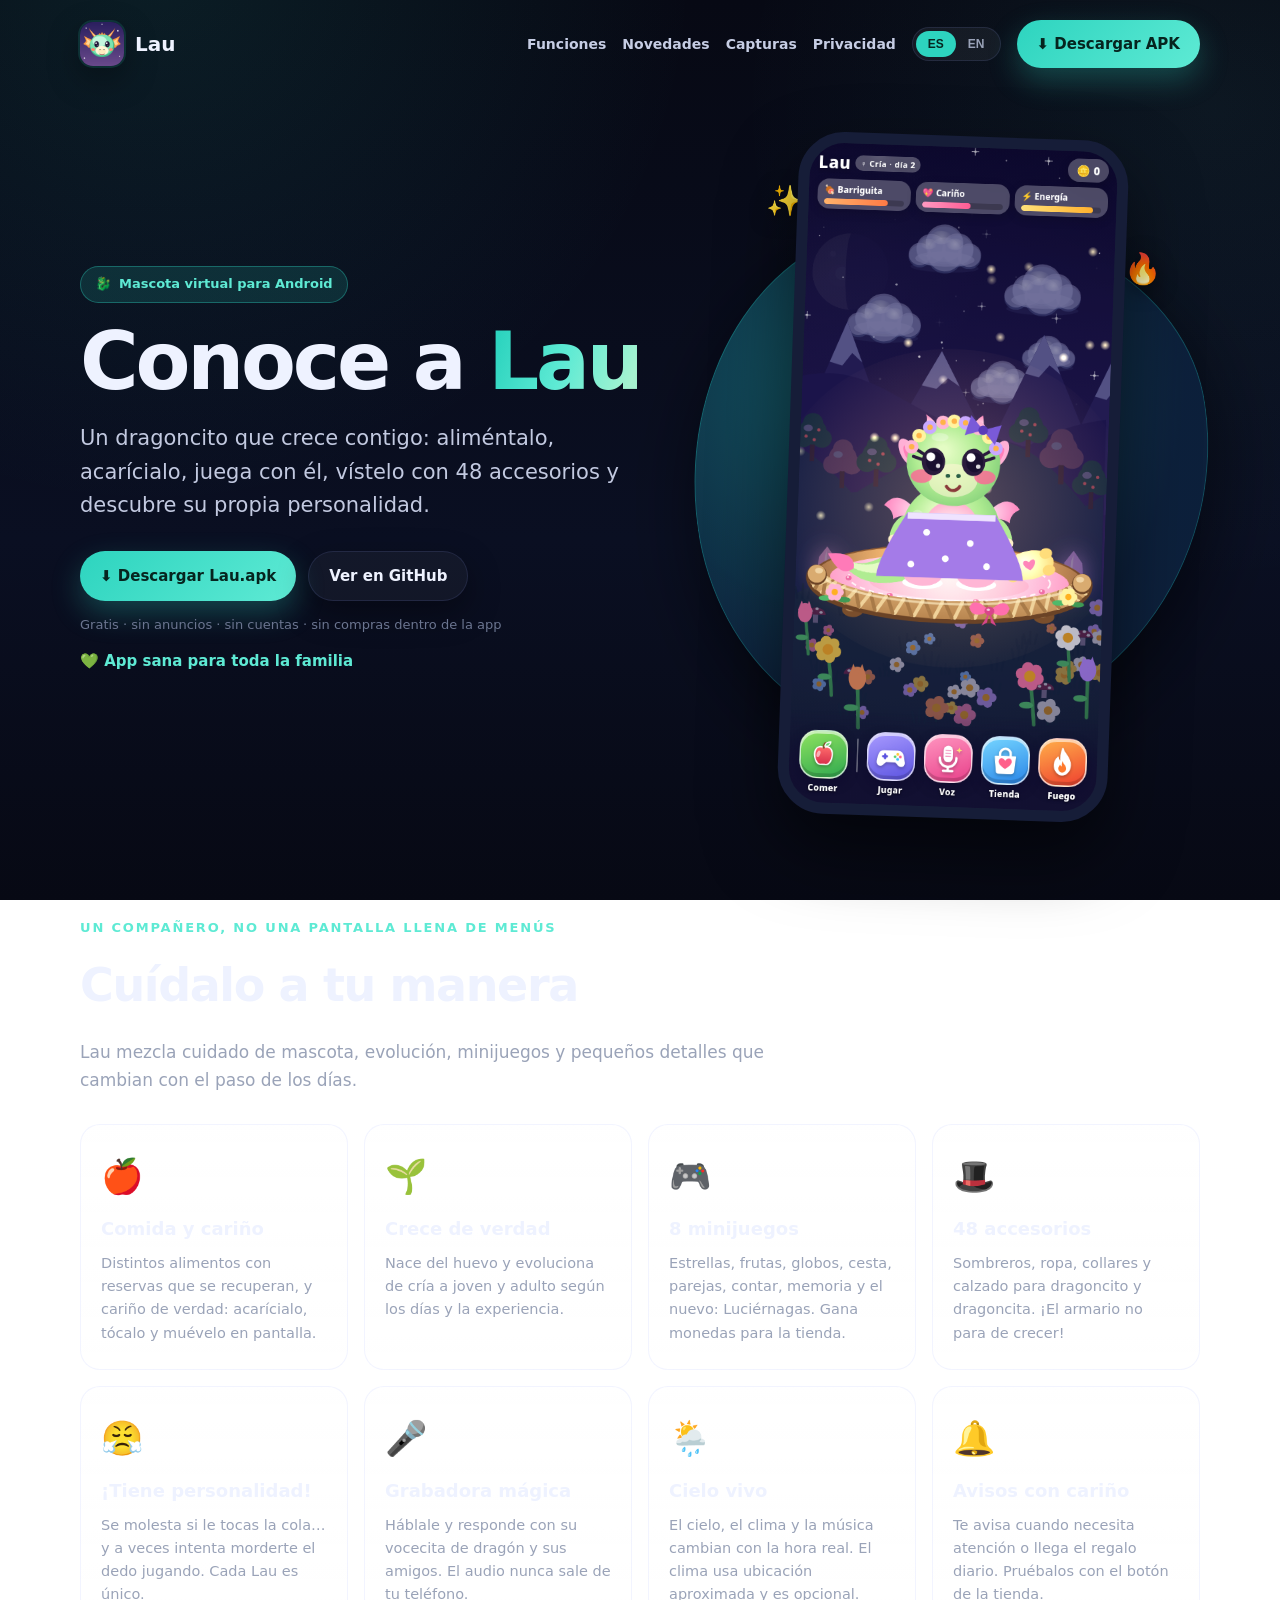
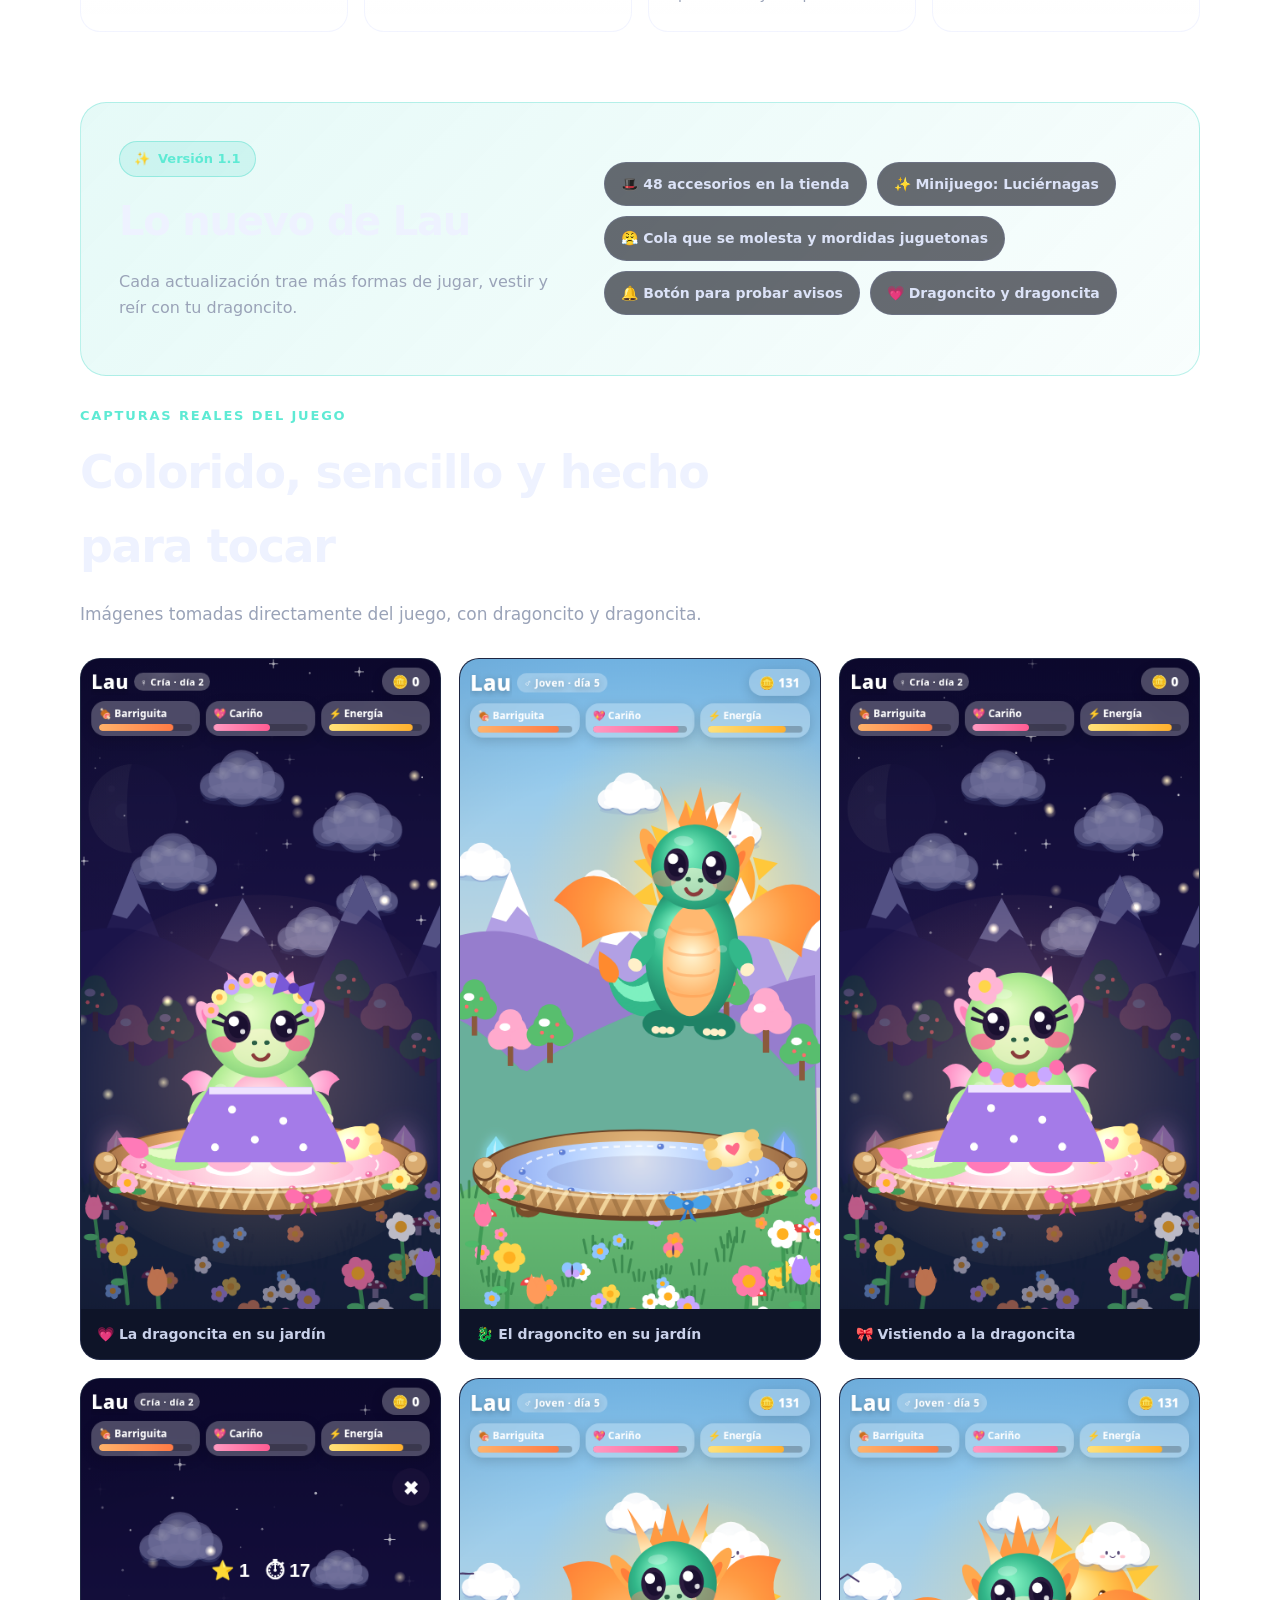
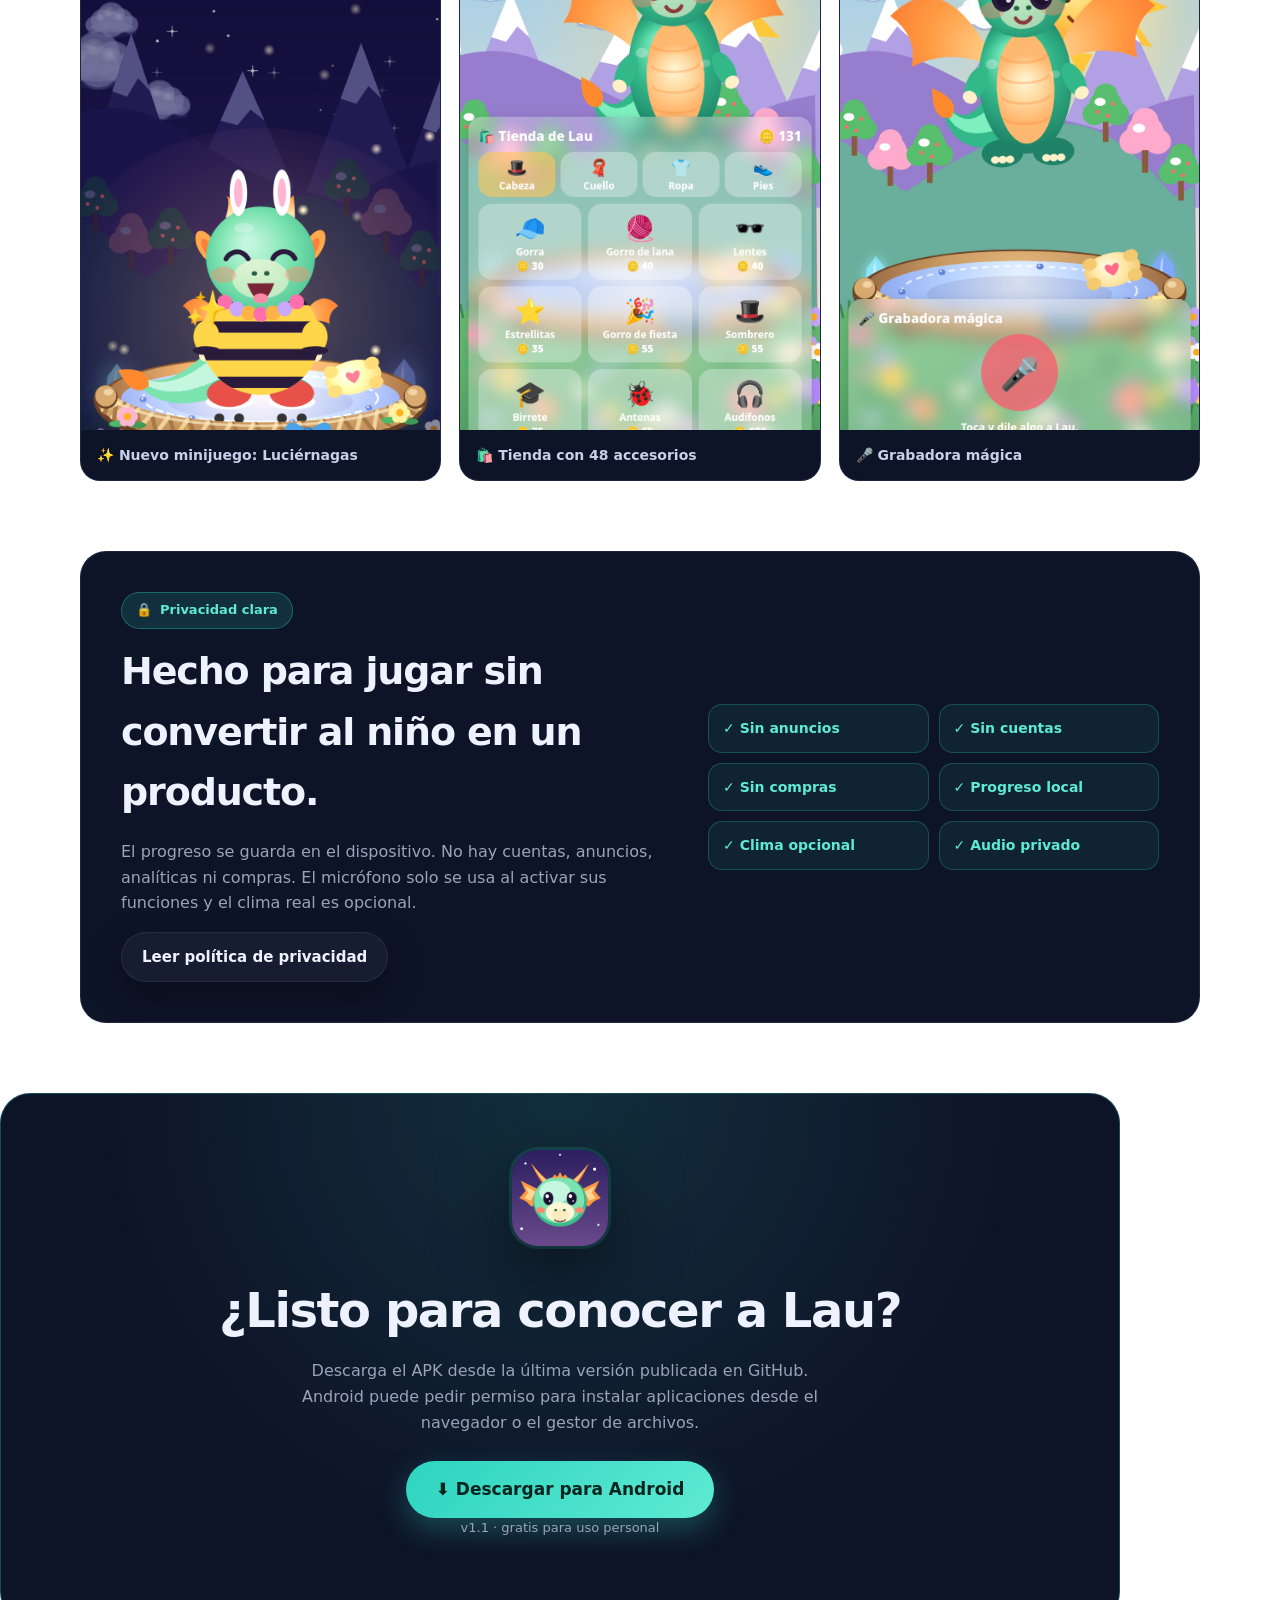
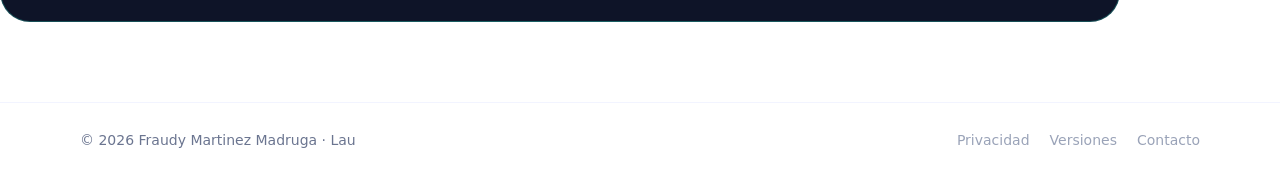
<file: docs/index.html>
<!doctype html>
<html lang="es">
<head>
<meta charset="utf-8">
<meta name="viewport" content="width=device-width,initial-scale=1,viewport-fit=cover">
<meta name="theme-color" content="#070914">
<meta name="description" content="Lau es un juego de mascota virtual para Android. Cuida a un dragoncito o dragoncita, juega, hazlo crecer y personalízalo. Sin anuncios, sin cuentas y sin compras.">
<meta property="og:title" content="Lau · Tu dragoncito virtual">
<meta property="og:description" content="Cuídalo, juega con él y míralo crecer. Gratis para Android, sin anuncios, cuentas ni compras.">
<meta property="og:type" content="website">
<meta property="og:image" content="https://YottoMtnz.github.io/lau/lau.png">
<title>Lau · Tu dragoncito virtual</title>
<link rel="icon" href="lau.png" type="image/png">
<link rel="stylesheet" href="style.css">
</head>
<body>
<header class="wrap">
  <nav class="nav" aria-label="Navegación principal">
    <a class="brand" href="./"><img src="lau.png" alt="Icono de Lau"><span>Lau</span></a>
    <div class="navlinks">
      <a href="#funciones" data-es="Funciones" data-en="Features">Funciones</a>
      <a href="#novedades" data-es="Novedades" data-en="What's new">Novedades</a>
      <a href="#capturas" data-es="Capturas" data-en="Screenshots">Capturas</a>
      <a href="privacidad.html" data-es="Privacidad" data-en="Privacy">Privacidad</a>
      <div class="lang" role="group" aria-label="Idioma / Language">
        <button class="langbtn" data-l="es">ES</button><button class="langbtn" data-l="en">EN</button>
      </div>
      <a class="pill primary" href="https://YottoMtnz.github.io/lau/Lau.apk"><span data-es="⬇ Descargar APK" data-en="⬇ Download APK">⬇ Descargar APK</span></a>
    </div>
  </nav>
</header>
<main>
  <section class="hero wrap">
    <div class="hero-copy">
      <span class="eyebrow">🐉 <span data-es="Mascota virtual para Android" data-en="Virtual pet for Android">Mascota virtual para Android</span></span>
      <h1><span data-es="Conoce a" data-en="Meet">Conoce a</span> <span class="grad">Lau</span></h1>
      <p class="lead" data-es="Un dragoncito que crece contigo: aliméntalo, acarícialo, juega con él, vístelo con 48 accesorios y descubre su propia personalidad." data-en="A baby dragon that grows with you: feed it, pet it, play together, dress it up with 48 accessories and discover its own little personality.">Un dragoncito que crece contigo: aliméntalo, acarícialo, juega con él, vístelo con 48 accesorios y descubre su propia personalidad.</p>
      <div class="cta">
        <a class="pill primary" href="https://YottoMtnz.github.io/lau/Lau.apk"><span data-es="⬇ Descargar Lau.apk" data-en="⬇ Download Lau.apk">⬇ Descargar Lau.apk</span></a>
        <a class="pill ghost" href="https://github.com/YottoMtnz/lau"><span data-es="Ver en GitHub" data-en="View on GitHub">Ver en GitHub</span></a>
      </div>
      <p class="micro" data-es="Gratis · sin anuncios · sin cuentas · sin compras dentro de la app" data-en="Free · no ads · no accounts · no in-app purchases">Gratis · sin anuncios · sin cuentas · sin compras dentro de la app</p>
      <p class="values">💚 <span data-es="App sana para toda la familia" data-en="Wholesome app for the whole family">App sana para toda la familia</span></p>
    </div>
    <div class="phone-stage" aria-label="Captura del juego Lau">
      <div class="blob"></div><span class="spark s1">✨</span><span class="spark s2">🔥</span><span class="spark s3">💚</span>
      <div class="phone"><img src="screens/lau-dragoncita.png" alt="Lau la dragoncita en su jardín dentro del juego"></div>
    </div>
  </section>

  <section id="funciones" class="wrap">
    <div class="section-head"><span class="kicker" data-es="Un compañero, no una pantalla llena de menús" data-en="A companion, not a screen full of menus">Un compañero, no una pantalla llena de menús</span><h2 data-es="Cuídalo a tu manera" data-en="Care for it your way">Cuídalo a tu manera</h2><p data-es="Lau mezcla cuidado de mascota, evolución, minijuegos y pequeños detalles que cambian con el paso de los días." data-en="Lau blends pet care, evolution, mini-games and little details that change as the days go by.">Lau mezcla cuidado de mascota, evolución, minijuegos y pequeños detalles que cambian con el paso de los días.</p></div>
    <div class="features">
      <article class="card"><div class="ico">🍎</div><h3 data-es="Comida y cariño" data-en="Food & affection">Comida y cariño</h3><p data-es="Distintos alimentos con reservas que se recuperan, y cariño de verdad: acarícialo, tócalo y muévelo en pantalla." data-en="Different foods with self-refilling reserves, plus real affection: pet it, touch it and move it right on screen.">Distintos alimentos con reservas que se recuperan, y cariño de verdad: acarícialo, tócalo y muévelo en pantalla.</p></article>
      <article class="card"><div class="ico">🌱</div><h3 data-es="Crece de verdad" data-en="It really grows">Crece de verdad</h3><p data-es="Nace del huevo y evoluciona de cría a joven y adulto según los días y la experiencia." data-en="Hatches from its egg and grows from baby to young to adult with time and experience.">Nace del huevo y evoluciona de cría a joven y adulto según los días y la experiencia.</p></article>
      <article class="card"><div class="ico">🎮</div><h3 data-es="8 minijuegos" data-en="8 mini-games">8 minijuegos</h3><p data-es="Estrellas, frutas, globos, cesta, parejas, contar, memoria y el nuevo: Luciérnagas. Gana monedas para la tienda." data-en="Stars, fruit, balloons, basket, pairs, counting, memory — plus the new one: Fireflies. Earn coins for the shop.">Estrellas, frutas, globos, cesta, parejas, contar, memoria y el nuevo: Luciérnagas. Gana monedas para la tienda.</p></article>
      <article class="card"><div class="ico">🎩</div><h3 data-es="48 accesorios" data-en="48 accessories">48 accesorios</h3><p data-es="Sombreros, ropa, collares y calzado para dragoncito y dragoncita. ¡El armario no para de crecer!" data-en="Hats, outfits, necklaces and shoes for boy and girl dragons. The wardrobe keeps growing!">Sombreros, ropa, collares y calzado para dragoncito y dragoncita. ¡El armario no para de crecer!</p></article>
      <article class="card"><div class="ico">😤</div><h3 data-es="¡Tiene personalidad!" data-en="A mind of its own!">¡Tiene personalidad!</h3><p data-es="Se molesta si le tocas la cola… y a veces intenta morderte el dedo jugando. Cada Lau es único." data-en="It gets grumpy if you touch its tail… and sometimes playfully tries to nibble your finger. Every Lau is one of a kind.">Se molesta si le tocas la cola… y a veces intenta morderte el dedo jugando. Cada Lau es único.</p></article>
      <article class="card"><div class="ico">🎤</div><h3 data-es="Grabadora mágica" data-en="Magic recorder">Grabadora mágica</h3><p data-es="Háblale y responde con su vocecita de dragón y sus amigos. El audio nunca sale de tu teléfono." data-en="Talk to it and it answers in its little dragon voice, plus its friends. Audio never leaves your phone.">Háblale y responde con su vocecita de dragón y sus amigos. El audio nunca sale de tu teléfono.</p></article>
      <article class="card"><div class="ico">🌦️</div><h3 data-es="Cielo vivo" data-en="Living sky">Cielo vivo</h3><p data-es="El cielo, el clima y la música cambian con la hora real. El clima usa ubicación aproximada y es opcional." data-en="Sky, weather and music follow the real time of day. Weather uses approximate location and is optional.">El cielo, el clima y la música cambian con la hora real. El clima usa ubicación aproximada y es opcional.</p></article>
      <article class="card"><div class="ico">🔔</div><h3 data-es="Avisos con cariño" data-en="Gentle reminders">Avisos con cariño</h3><p data-es="Te avisa cuando necesita atención o llega el regalo diario. Pruébalos con el botón de la tienda." data-en="It lets you know when it needs attention or the daily gift arrives. Test them from the shop button.">Te avisa cuando necesita atención o llega el regalo diario. Pruébalos con el botón de la tienda.</p></article>
    </div>
  </section>

  <section id="novedades" class="wrap">
    <div class="fresh">
      <div><span class="eyebrow">✨ <span data-es="Versión 1.1" data-en="Version 1.1">Versión 1.1</span></span><h2 data-es="Lo nuevo de Lau" data-en="What's new in Lau">Lo nuevo de Lau</h2><p data-es="Cada actualización trae más formas de jugar, vestir y reír con tu dragoncito." data-en="Every update brings more ways to play, dress up and laugh with your baby dragon.">Cada actualización trae más formas de jugar, vestir y reír con tu dragoncito.</p></div>
      <ul class="chips">
        <li>🎩 <span data-es="48 accesorios en la tienda" data-en="48 shop accessories">48 accesorios en la tienda</span></li>
        <li>✨ <span data-es="Minijuego: Luciérnagas" data-en="New mini-game: Fireflies">Minijuego: Luciérnagas</span></li>
        <li>😤 <span data-es="Cola que se molesta y mordidas juguetonas" data-en="Grumpy tail & playful nibbles">Cola que se molesta y mordidas juguetonas</span></li>
        <li>🔔 <span data-es="Botón para probar avisos" data-en="Test-your-reminders button">Botón para probar avisos</span></li>
        <li>💗 <span data-es="Dragoncito y dragoncita" data-en="Boy and girl dragons">Dragoncito y dragoncita</span></li>
      </ul>
    </div>
  </section>

  <section id="capturas" class="wrap">
    <div class="section-head"><span class="kicker" data-es="Capturas reales del juego" data-en="Real in-game screenshots">Capturas reales del juego</span><h2 data-es="Colorido, sencillo y hecho para tocar" data-en="Colorful, simple and made to touch">Colorido, sencillo y hecho para tocar</h2><p data-es="Imágenes tomadas directamente del juego, con dragoncito y dragoncita." data-en="Pictures taken straight from the game, featuring both boy and girl dragons.">Imágenes tomadas directamente del juego, con dragoncito y dragoncita.</p></div>
    <div class="gallery">
      <figure class="shot"><img loading="lazy" src="screens/lau-dragoncita.png" alt="Lau la dragoncita en su jardín"><figcaption>💗 <span data-es="La dragoncita en su jardín" data-en="The girl dragon in her garden">La dragoncita en su jardín</span></figcaption></figure>
      <figure class="shot"><img loading="lazy" src="screens/lau-inicio.png" alt="Lau el dragoncito en su jardín"><figcaption>🐉 <span data-es="El dragoncito en su jardín" data-en="The boy dragon in his garden">El dragoncito en su jardín</span></figcaption></figure>
      <figure class="shot"><img loading="lazy" src="screens/lau-dragoncita-2.png" alt="Dragoncita con accesorios"><figcaption>🎀 <span data-es="Vistiendo a la dragoncita" data-en="Dressing up the girl dragon">Vistiendo a la dragoncita</span></figcaption></figure>
      <figure class="shot"><img loading="lazy" src="screens/lau-luciernagas.png" alt="Minijuego Luciérnagas"><figcaption>✨ <span data-es="Nuevo minijuego: Luciérnagas" data-en="New mini-game: Fireflies">Nuevo minijuego: Luciérnagas</span></figcaption></figure>
      <figure class="shot"><img loading="lazy" src="screens/lau-tienda.png" alt="Tienda de accesorios de Lau"><figcaption>🛍️ <span data-es="Tienda con 48 accesorios" data-en="Shop with 48 accessories">Tienda con 48 accesorios</span></figcaption></figure>
      <figure class="shot"><img loading="lazy" src="screens/lau-voz.png" alt="Grabadora mágica de Lau"><figcaption>🎤 <span data-es="Grabadora mágica" data-en="Magic recorder">Grabadora mágica</span></figcaption></figure>
    </div>
  </section>

  <section class="wrap">
    <div class="trust">
      <div><span class="eyebrow">🔒 <span data-es="Privacidad clara" data-en="Clear privacy">Privacidad clara</span></span><h2 data-es="Hecho para jugar sin convertir al niño en un producto." data-en="Made for play — never turning your child into the product.">Hecho para jugar sin convertir al niño en un producto.</h2><p data-es="El progreso se guarda en el dispositivo. No hay cuentas, anuncios, analíticas ni compras. El micrófono solo se usa al activar sus funciones y el clima real es opcional." data-en="Progress is stored on the device. No accounts, ads, analytics or purchases. The microphone is only used when you enable its features, and real weather is optional.">El progreso se guarda en el dispositivo. No hay cuentas, anuncios, analíticas ni compras. El micrófono solo se usa al activar sus funciones y el clima real es opcional.</p><a class="pill ghost" href="privacidad.html"><span data-es="Leer política de privacidad" data-en="Read the privacy policy">Leer política de privacidad</span></a></div>
      <div class="checks">
        <div class="check">✓ <span data-es="Sin anuncios" data-en="No ads">Sin anuncios</span></div><div class="check">✓ <span data-es="Sin cuentas" data-en="No accounts">Sin cuentas</span></div><div class="check">✓ <span data-es="Sin compras" data-en="No purchases">Sin compras</span></div><div class="check">✓ <span data-es="Progreso local" data-en="Local progress">Progreso local</span></div><div class="check">✓ <span data-es="Clima opcional" data-en="Optional weather">Clima opcional</span></div><div class="check">✓ <span data-es="Audio privado" data-en="Private audio">Audio privado</span></div>
      </div>
    </div>
  </section>

  <section class="download wrap">
    <div class="download-box"><img src="lau.png" alt="Lau"><h2 data-es="¿Listo para conocer a Lau?" data-en="Ready to meet Lau?">¿Listo para conocer a Lau?</h2><p data-es="Descarga el APK desde la última versión publicada en GitHub. Android puede pedir permiso para instalar aplicaciones desde el navegador o el gestor de archivos." data-en="Download the APK from the latest release on GitHub. Android may ask for permission to install apps from your browser or file manager.">Descarga el APK desde la última versión publicada en GitHub. Android puede pedir permiso para instalar aplicaciones desde el navegador o el gestor de archivos.</p><a class="pill primary big" href="https://YottoMtnz.github.io/lau/Lau.apk"><span data-es="⬇ Descargar para Android" data-en="⬇ Download for Android">⬇ Download for Android</span></a><p class="micro">v1.1 · <span data-es="gratis para uso personal" data-en="free for personal use">gratis para uso personal</span></p></div>
  </section>
</main>
<footer class="footer"><div class="wrap footrow"><span>© 2026 Fraudy Martinez Madruga · Lau</span><div class="footlinks"><a href="privacidad.html" data-es="Privacidad" data-en="Privacy">Privacidad</a><a href="https://github.com/YottoMtnz/lau/releases/latest" data-es="Versiones" data-en="Releases">Versiones</a><a href="mailto:laudragonvirtualgame2026@gmail.com" data-es="Contacto" data-en="Contact">Contacto</a></div></div></footer>
<script>
(function(){var L='es';try{L=localStorage.getItem('lau-lang')||'es'}catch(e){}
function set(l){L=l;try{localStorage.setItem('lau-lang',l)}catch(e){}document.documentElement.lang=l;
document.querySelectorAll('[data-es]').forEach(function(e){e.textContent=l==='es'?e.dataset.es:e.dataset.en});
document.querySelectorAll('.langbtn').forEach(function(b){b.classList.toggle('on',b.dataset.l===l)});}
document.querySelectorAll('.langbtn').forEach(function(b){b.addEventListener('click',function(){set(b.dataset.l)})});
set(L);})();
</script>
</body></html>
</file>
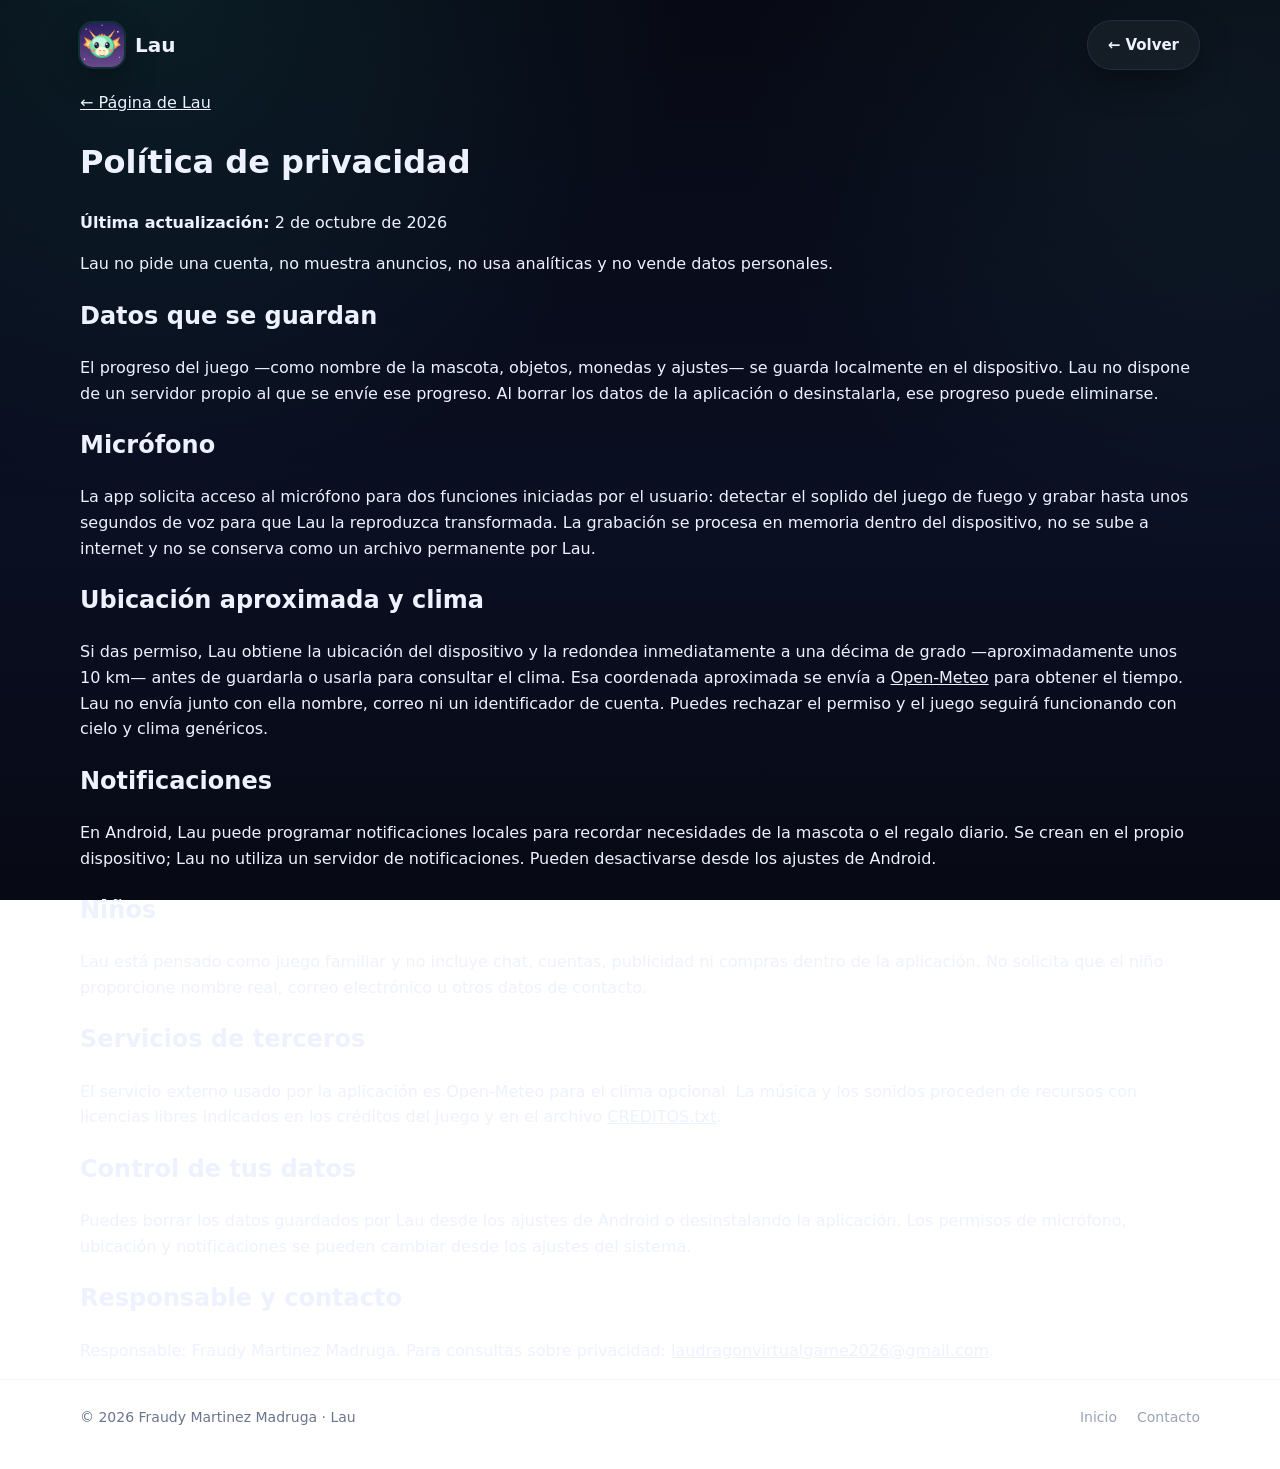
<file: docs/privacidad.html>
<!doctype html>
<html lang="es"><head><meta charset="utf-8"><meta name="viewport" content="width=device-width,initial-scale=1,viewport-fit=cover"><meta name="theme-color" content="#352469"><title>Política de privacidad · Lau</title><link rel="icon" href="lau.png" type="image/png"><link rel="stylesheet" href="style.css"></head>
<body><header class="wrap"><nav class="nav"><a class="brand" href="./"><img src="lau.png" alt="Icono de Lau"><span>Lau</span></a><div class="navlinks"><a class="pill ghost" href="./">← Volver</a></div></nav></header>
<main class="wrap legal">
<a class="back" href="./">← Página de Lau</a><h1>Política de privacidad</h1><p><b>Última actualización:</b> 2 de octubre de 2026</p>
<p class="notice">Lau no pide una cuenta, no muestra anuncios, no usa analíticas y no vende datos personales.</p>
<h2>Datos que se guardan</h2><p>El progreso del juego —como nombre de la mascota, objetos, monedas y ajustes— se guarda localmente en el dispositivo. Lau no dispone de un servidor propio al que se envíe ese progreso. Al borrar los datos de la aplicación o desinstalarla, ese progreso puede eliminarse.</p>
<h2>Micrófono</h2><p>La app solicita acceso al micrófono para dos funciones iniciadas por el usuario: detectar el soplido del juego de fuego y grabar hasta unos segundos de voz para que Lau la reproduzca transformada. La grabación se procesa en memoria dentro del dispositivo, no se sube a internet y no se conserva como un archivo permanente por Lau.</p>
<h2>Ubicación aproximada y clima</h2><p>Si das permiso, Lau obtiene la ubicación del dispositivo y la redondea inmediatamente a una décima de grado —aproximadamente unos 10 km— antes de guardarla o usarla para consultar el clima. Esa coordenada aproximada se envía a <a href="https://open-meteo.com">Open-Meteo</a> para obtener el tiempo. Lau no envía junto con ella nombre, correo ni un identificador de cuenta. Puedes rechazar el permiso y el juego seguirá funcionando con cielo y clima genéricos.</p>
<h2>Notificaciones</h2><p>En Android, Lau puede programar notificaciones locales para recordar necesidades de la mascota o el regalo diario. Se crean en el propio dispositivo; Lau no utiliza un servidor de notificaciones. Pueden desactivarse desde los ajustes de Android.</p>
<h2>Niños</h2><p>Lau está pensado como juego familiar y no incluye chat, cuentas, publicidad ni compras dentro de la aplicación. No solicita que el niño proporcione nombre real, correo electrónico u otros datos de contacto.</p>
<h2>Servicios de terceros</h2><p>El servicio externo usado por la aplicación es Open-Meteo para el clima opcional. La música y los sonidos proceden de recursos con licencias libres indicados en los créditos del juego y en el archivo <a href="https://github.com/YottoMtnz/lau/blob/main/CREDITOS.txt">CREDITOS.txt</a>.</p>
<h2>Control de tus datos</h2><p>Puedes borrar los datos guardados por Lau desde los ajustes de Android o desinstalando la aplicación. Los permisos de micrófono, ubicación y notificaciones se pueden cambiar desde los ajustes del sistema.</p>
<h2>Responsable y contacto</h2><p>Responsable: Fraudy Martinez Madruga. Para consultas sobre privacidad: <a href="mailto:laudragonvirtualgame2026@gmail.com">laudragonvirtualgame2026@gmail.com</a>.</p>
</main><footer class="footer"><div class="wrap footrow"><span>© 2026 Fraudy Martinez Madruga · Lau</span><div class="footlinks"><a href="./">Inicio</a><a href="mailto:laudragonvirtualgame2026@gmail.com">Contacto</a></div></div></footer></body></html>
</file>
<file: docs/style.css>
:root{
  --bg:#070914;--bg2:#0b1020;--panel:#0e1428;--panel2:#111a33;
  --ink:#eef2ff;--muted:#9aa3b8;--faint:#6b7590;
  --teal:#2dd4bf;--teal2:#5eead4;--teal-dim:rgba(45,212,191,.14);
  --line:rgba(148,163,255,.12);
  --shadow:0 24px 70px rgba(0,0,0,.5);--soft:0 12px 32px rgba(0,0,0,.35);
  --r:20px;
}
*{box-sizing:border-box}html{scroll-behavior:smooth}
body{margin:0;color:var(--ink);font-family:Inter,ui-rounded,"SF Pro Rounded","Segoe UI",system-ui,-apple-system,sans-serif;
background:radial-gradient(circle at 12% -4%,rgba(45,212,191,.10) 0,transparent 34rem),radial-gradient(circle at 95% 12%,rgba(94,234,212,.06) 0,transparent 30rem),linear-gradient(180deg,#070914 0%,#0a0f22 60%,#070914 100%);
background-attachment:fixed;line-height:1.6;min-height:100vh}
a{color:inherit}
.wrap{width:min(1120px,calc(100% - 40px));margin:auto}
/* nav */
.nav{display:flex;align-items:center;justify-content:space-between;padding:20px 0;gap:20px;flex-wrap:wrap}
.brand{display:flex;align-items:center;gap:11px;text-decoration:none;font-weight:900;font-size:20px}
.brand img{width:44px;height:44px;border-radius:13px;box-shadow:0 0 0 2px var(--teal-dim),var(--soft)}
.navlinks{display:flex;gap:16px;align-items:center;font-size:14px;font-weight:700;flex-wrap:wrap}
.navlinks a{text-decoration:none;color:#c6cde4}
.navlinks a:hover{color:var(--teal2)}
.lang{display:inline-flex;background:rgba(255,255,255,.05);border:1px solid var(--line);border-radius:999px;padding:3px}
.langbtn{border:0;background:transparent;color:var(--muted);font-weight:800;font-size:12px;padding:6px 12px;border-radius:999px;cursor:pointer}
.langbtn.on{background:var(--teal);color:#06251f}
/* pills & buttons */
.pill{display:inline-flex;align-items:center;justify-content:center;gap:8px;border-radius:999px;padding:12px 20px;font-weight:800;text-decoration:none;transition:.2s transform,.2s box-shadow;font-size:15px}
.pill:hover{transform:translateY(-2px)}
.pill.primary{color:#06251f;background:linear-gradient(135deg,var(--teal),var(--teal2));box-shadow:0 12px 30px rgba(45,212,191,.28)}
.pill.ghost{background:rgba(255,255,255,.04);border:1px solid var(--line);color:var(--ink);box-shadow:var(--soft)}
.pill.big{font-size:17px;padding:15px 30px}
/* hero */
.hero{padding:48px 0 70px;display:grid;grid-template-columns:1.08fr .92fr;align-items:center;gap:48px}
.eyebrow{display:inline-flex;gap:8px;align-items:center;padding:7px 14px;border:1px solid rgba(45,212,191,.35);border-radius:999px;background:var(--teal-dim);color:var(--teal2);font-size:13px;font-weight:800}
.hero h1{font-size:clamp(46px,7vw,80px);line-height:.98;margin:20px 0 16px;letter-spacing:-.04em}
.grad{background:linear-gradient(110deg,var(--teal) 10%,var(--teal2) 50%,#a7f3d0 90%);-webkit-background-clip:text;background-clip:text;color:transparent}
.lead{font-size:clamp(17px,2.3vw,21px);color:#c2c9e0;max-width:620px}
.cta{display:flex;gap:12px;flex-wrap:wrap;margin:28px 0 0}
.micro{font-size:13px;color:var(--faint);margin-top:14px}
.values{margin-top:10px;font-weight:800;color:var(--teal2);font-size:15px}
/* phone */
.phone-stage{position:relative;min-height:640px;display:grid;place-items:center}
.blob{position:absolute;width:520px;height:520px;border-radius:44% 56% 58% 42%/53% 43% 57% 47%;background:radial-gradient(circle at 35% 30%,rgba(45,212,191,.35),rgba(45,212,191,.06) 65%),#0d1530;filter:saturate(1.1);transform:rotate(-8deg);box-shadow:inset 0 0 0 1px rgba(45,212,191,.25),var(--shadow)}
.spark{position:absolute;font-size:30px;filter:drop-shadow(0 4px 10px rgba(0,0,0,.5));animation:float 5s ease-in-out infinite}
.s1{top:6%;left:12%}.s2{top:16%;right:8%;animation-delay:1.4s}.s3{bottom:10%;left:20%;animation-delay:2.6s}
@keyframes float{0%,100%{transform:translateY(0) rotate(-6deg)}50%{transform:translateY(-16px) rotate(8deg)}}
.phone{position:relative;width:min(330px,80vw);border:11px solid #161d38;border-radius:46px;background:#161d38;box-shadow:0 34px 70px rgba(0,0,0,.55);overflow:hidden;transform:rotate(2deg)}
.phone img{display:block;width:100%;height:auto}
/* sections */
section{scroll-margin-top:20px}
.section-head{max-width:720px;margin:26px 0 30px}
.kicker{display:inline-block;color:var(--teal2);font-weight:800;font-size:13px;letter-spacing:.14em;text-transform:uppercase;margin-bottom:10px}
.section-head h2{font-size:clamp(30px,4.4vw,46px);margin:0 0 10px;letter-spacing:-.03em}
.section-head p{color:var(--muted);font-size:17px}
/* features */
.features{display:grid;grid-template-columns:repeat(4,1fr);gap:16px}
.card{background:linear-gradient(180deg,rgba(255,255,255,.045),rgba(255,255,255,.015));border:1px solid var(--line);border-radius:var(--r);padding:24px 20px;transition:.2s transform,.2s border-color}
.card:hover{transform:translateY(-4px);border-color:rgba(45,212,191,.4)}
.card .ico{font-size:34px;margin-bottom:12px}
.card h3{margin:0 0 8px;font-size:18px}
.card p{margin:0;color:var(--muted);font-size:14.5px}
/* novedades */
.fresh{margin:70px 0 10px;background:linear-gradient(135deg,rgba(45,212,191,.12),rgba(45,212,191,.03));border:1px solid rgba(45,212,191,.3);border-radius:26px;padding:38px;display:grid;grid-template-columns:.9fr 1.1fr;gap:30px;align-items:center}
.fresh h2{font-size:clamp(28px,4vw,40px);margin:12px 0 8px;letter-spacing:-.03em}
.fresh p{color:var(--muted)}
.chips{list-style:none;margin:0;padding:0;display:flex;flex-wrap:wrap;gap:10px}
.chips li{background:rgba(7,9,20,.6);border:1px solid var(--line);border-radius:999px;padding:10px 16px;font-size:14px;font-weight:700;color:#dbe2f7}
/* gallery */
.gallery{display:grid;grid-template-columns:repeat(3,1fr);gap:18px}
.shot{margin:0;background:var(--panel);border:1px solid var(--line);border-radius:var(--r);overflow:hidden;transition:.2s transform}
.shot:hover{transform:translateY(-4px)}
.shot img{display:block;width:100%;height:auto;aspect-ratio:420/760;object-fit:cover;object-position:top}
.shot figcaption{padding:14px 16px;font-size:14px;font-weight:700;color:#c9d1ea}
/* trust */
.trust{margin:70px 0;display:grid;grid-template-columns:1.1fr .9fr;gap:36px;align-items:center;background:var(--panel);border:1px solid var(--line);border-radius:26px;padding:40px}
.trust h2{font-size:clamp(26px,3.6vw,38px);letter-spacing:-.03em;margin:12px 0 10px}
.trust p{color:var(--muted)}
.checks{display:grid;grid-template-columns:1fr 1fr;gap:10px}
.check{background:rgba(45,212,191,.08);border:1px solid rgba(45,212,191,.25);color:var(--teal2);border-radius:14px;padding:12px 14px;font-weight:800;font-size:14px}
/* download */
.download{margin:20px 0 80px}
.download-box{text-align:center;background:radial-gradient(circle at 50% 0%,rgba(45,212,191,.14),transparent 60%),var(--panel);border:1px solid rgba(45,212,191,.3);border-radius:30px;padding:56px 30px}
.download-box img{width:96px;height:96px;border-radius:26px;box-shadow:0 0 0 3px var(--teal-dim),var(--shadow)}
.download-box h2{font-size:clamp(30px,4.6vw,48px);letter-spacing:-.03em;margin:18px 0 10px}
.download-box p{color:var(--muted);max-width:560px;margin:0 auto 26px}
/* footer */
.footer{border-top:1px solid var(--line);padding:26px 0 40px;color:var(--faint);font-size:14px}
.footrow{display:flex;justify-content:space-between;gap:14px;flex-wrap:wrap;align-items:center}
.footlinks{display:flex;gap:20px}
.footlinks a{text-decoration:none;color:var(--muted)}
.footlinks a:hover{color:var(--teal2)}
/* privacidad */
.prose{max-width:760px;padding:30px 0 70px}
.prose h1{letter-spacing:-.03em}
.prose h2{color:var(--teal2);margin-top:34px}
.prose p,.prose li{color:#c2c9e0}
.prose a{color:var(--teal2)}
/* responsive */
@media(max-width:960px){.features{grid-template-columns:repeat(2,1fr)}.gallery{grid-template-columns:repeat(2,1fr)}.fresh,.trust{grid-template-columns:1fr}.hero{grid-template-columns:1fr}.phone-stage{min-height:560px}}
@media(max-width:560px){.features{grid-template-columns:1fr}.gallery{grid-template-columns:1fr}.shot img{aspect-ratio:420/700}.navlinks{gap:10px;font-size:13px}}
</file>
